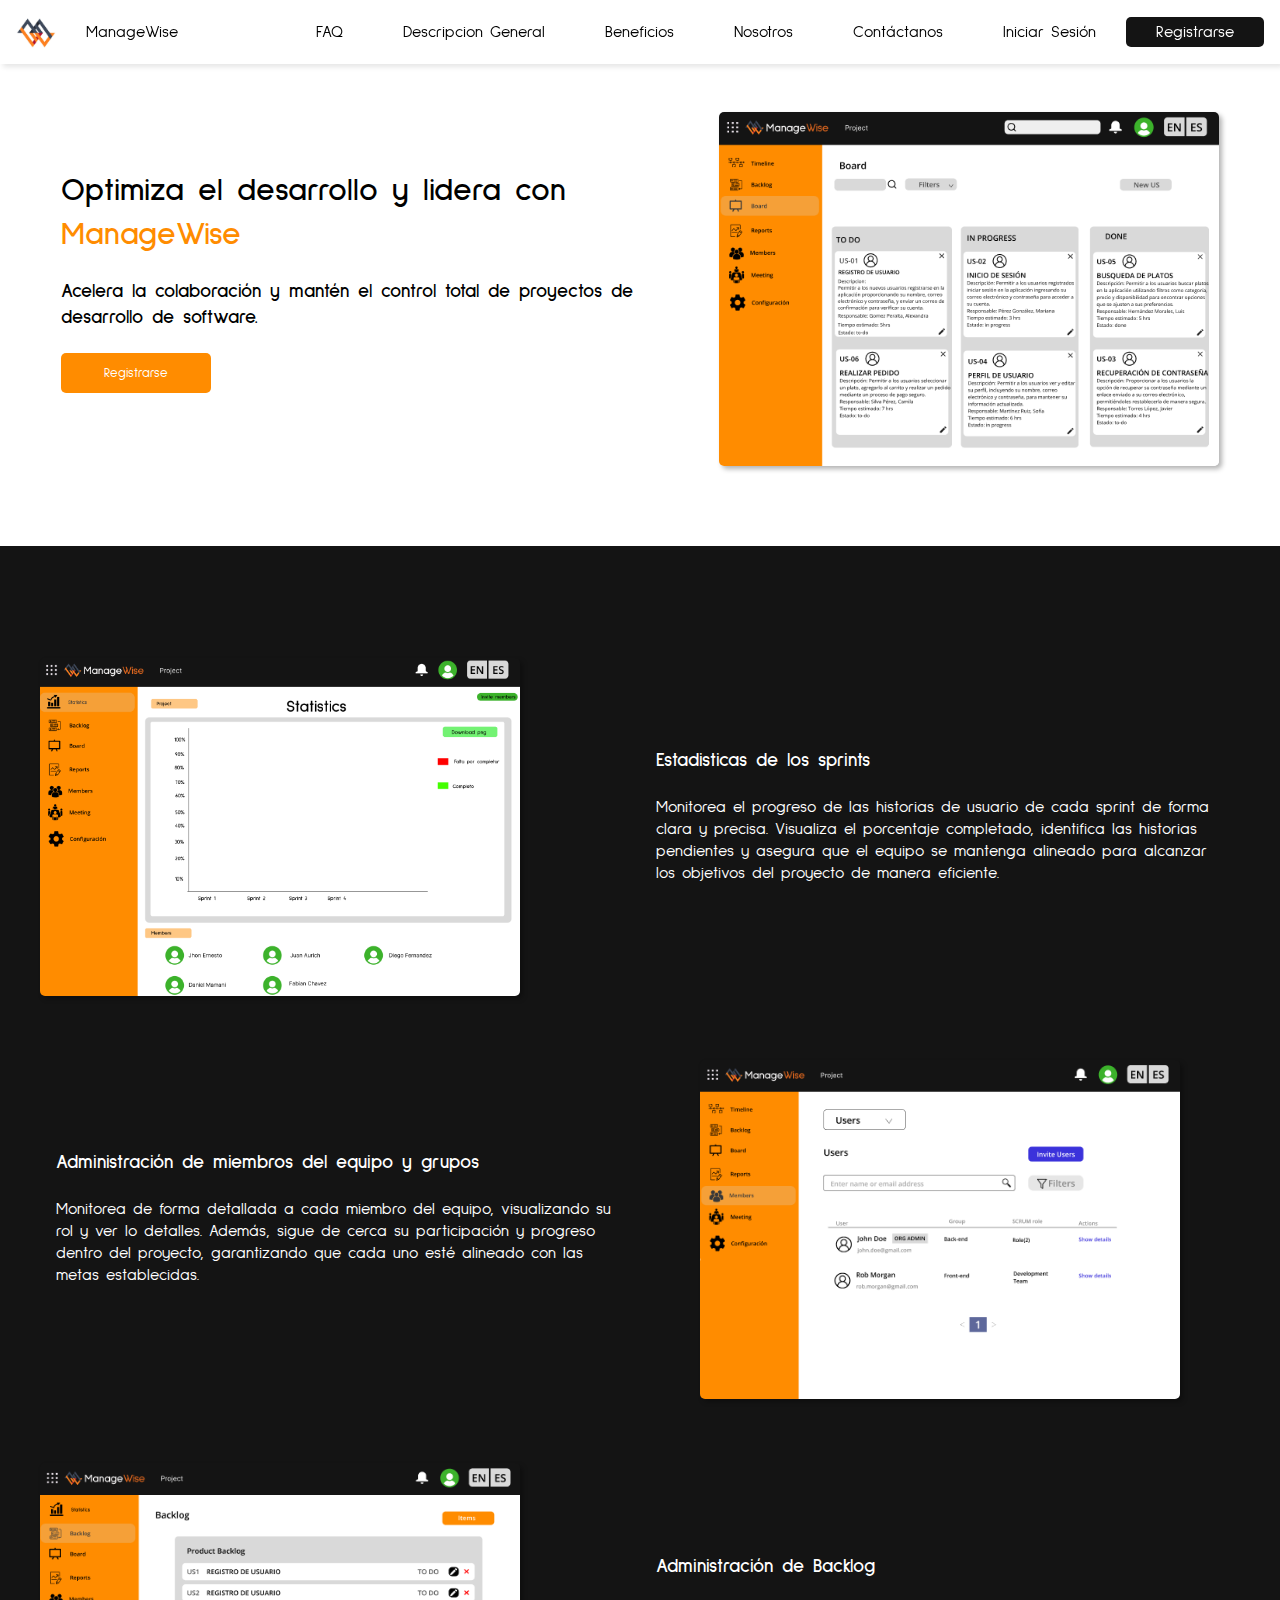
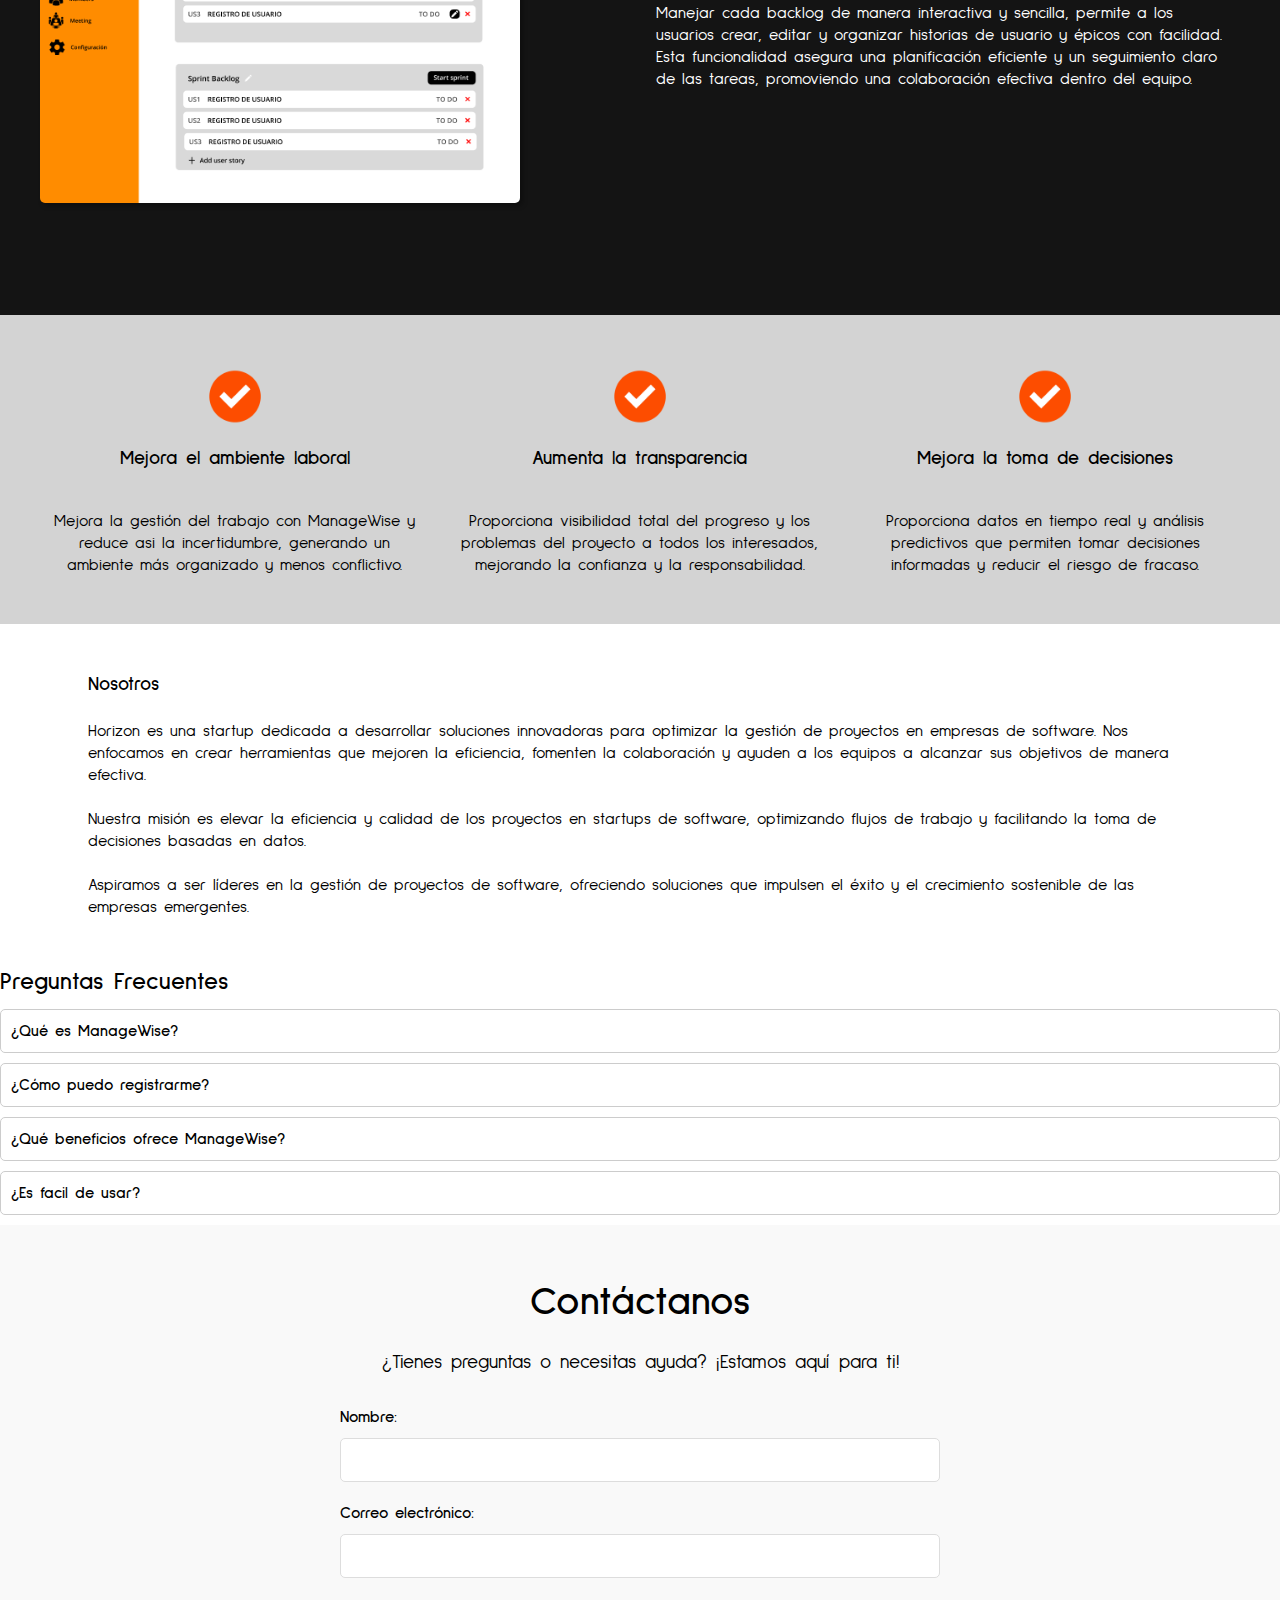
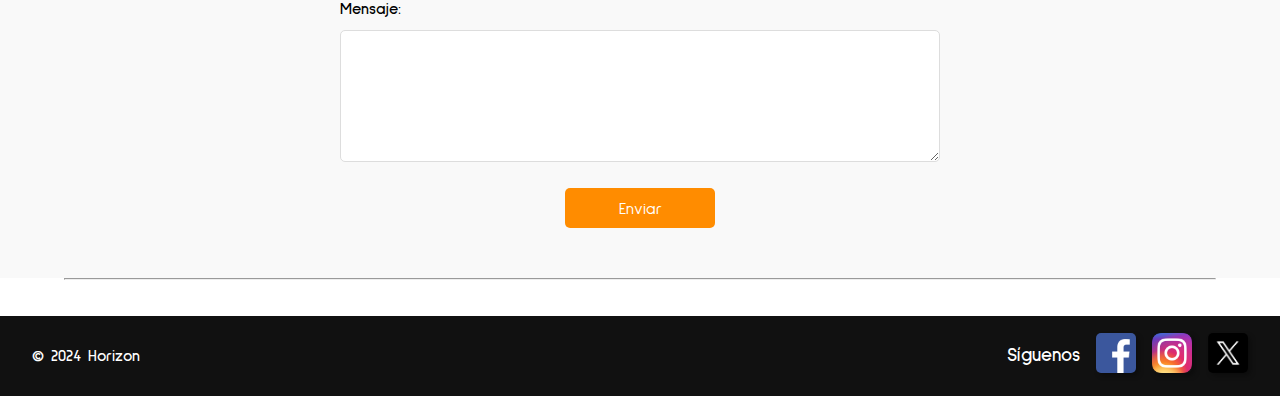
<file: index.html>
<!DOCTYPE html>
<html lang="es">
<head>
  <meta charset="UTF-8">
  <meta http-equiv="X-UA-Compatible" content="IE=edge">
  <meta name="viewport" content="width=device-width, initial-scale=1.0">
  <link rel="preconnect" href="https://fonts.googleapis.com">
  <link rel="preconnect" href="https://fonts.gstatic.com" crossorigin>
  <link href="https://fonts.googleapis.com/css2?family=Sulphur+Point:wght@300;400;700&display=swap" rel="stylesheet">
  <title>ManageWise</title>
  <link rel="stylesheet" href="styles/style.css">
  <style>
    nav a.active {
      font-weight: bold;
      color: var(--secundario);
    }
  </style>
</head>
<body>
  <nav>
    <ul class="sidebar">
      <li onclick="hideSidebar()"><a href="#"><svg xmlns="http://www.w3.org/2000/svg" height="26" viewBox="0 96 960 960" width="26"><path d="m249 849-42-42 231-231-231-231 42-42 231 231 231-231 42 42-231 231 231 231-42 42-231-231-231 231Z"/></svg></a></li>
      <li><a href="#faq-section" class="nav-link">FAQ</a></li>
      <li><a href="#DescripcionGeneral" class="nav-link">Descripcion General</a></li>
      <li><a href="#Beneficios" class="nav-link">Beneficios</a></li>
      <li><a href="#Nosotros" class="nav-link">Nosotros</a></li>
      <li><a href="#Contactanos" class="nav-link">Contáctanos</a></li>
      <li><a href="https://frontend-test-managewise.vercel.app/sign-in">Iniciar Sesión</a></li>
      <li><a href="https://frontend-test-managewise.vercel.app/sign-up" id="registro">Registrarse</a></li>
    </ul>
    <img src="img/ManageWise_logo.jpg">
    <ul>
      <li><a href="#">ManageWise</a></li>
      <li class="hideOnMobile"><a href="#faq-section" class="nav-link">FAQ</a></li>
      <li class="hideOnMobile"><a href="#DescripcionGeneral" class="nav-link">Descripcion General</a></li>
      <li class="hideOnMobile"><a href="#Beneficios" class="nav-link">Beneficios</a></li>
      <li class="hideOnMobile"><a href="#Nosotros" class="nav-link">Nosotros</a></li>
      <li class="hideOnMobile"><a href="#Contactanos" class="nav-link">Contáctanos</a></li>
      <li class="hideOnMobile"><a href="https://frontend-test-managewise.vercel.app/sign-in">Iniciar Sesión</a></li>
      <li class="hideOnMobile"><a href="https://frontend-test-managewise.vercel.app/sign-up" id="registro">Registrarse</a></li>
      <li class="menu-button" onclick="showSidebar()"><a href="#"><svg xmlns="http://www.w3.org/2000/svg" height="26" viewBox="0 96 960 960" width="26"><path d="M120 816v-60h720v60H120Zm0-210v-60h720v60H120Zm0-210v-60h720v60H120Z"/></svg></a></li>
    </ul>
  </nav>
  <header>
    <section id="banner">
        <div id="eslogan">
            <h1>Optimiza el desarrollo y lidera con <span class="highlight">ManageWise</span></h1><br>
            <h3>Acelera la colaboración y mantén el control total de proyectos de desarrollo de software.</h3><br>
            <button class="probar" onclick="window.location.href='https://frontend-test-managewise.vercel.app/sign-up'">Registrarse</button>
        </div>
        <img src="img/banner.png" width="500px" class="imagenReferencia">
    </section>
</header>

<!--características principales-->
<section id="DescripcionGeneral">
    <div class="contenedorDescripcion">
        <img src="img/descripcion1.png" width="500px" class="imagenReferencia">
        <br>
        <div class="puntos">
            <h3>Estadisticas de los sprints</h3><br>
            <p>Monitorea el progreso de las historias de usuario de cada sprint de forma clara y precisa. Visualiza el porcentaje completado, identifica las historias pendientes y asegura que el equipo se mantenga alineado para alcanzar los objetivos del proyecto de manera eficiente.</p>
            <br>
        </div>
    </div>
    <div class="contenedorDescripcion">
        <div class="puntos">
            <h3>Administración de miembros del equipo y grupos</h3><br>
            <p>Monitorea de forma detallada a cada miembro del equipo, visualizando su rol y ver lo detalles. Además, sigue de cerca su participación y progreso dentro del proyecto, garantizando que cada uno esté alineado con las metas establecidas.</p>
            <br>
        </div>
        <img src="img/descripcion2.png" width="500px" class="imagenReferencia">
        <br>
    </div>
    <div class="contenedorDescripcion">
        <img src="img/descripcion3.png" width="500px" class="imagenReferencia">
        <br>
        <div class="puntos">
            <h3>Administración de Backlog</h3><br>
            <p>Manejar cada backlog de manera interactiva y sencilla, permite a los usuarios crear, editar y organizar historias de usuario y épicos con facilidad. Esta funcionalidad asegura una planificación eficiente y un seguimiento claro de las tareas, promoviendo una colaboración efectiva dentro del equipo.</p>
            <br>
        </div>
    </div>
</section>

<!--beneficios principales-->
<section id="Beneficios">
    <div class="contenedorBeneficios">
        <img src="img/beneficio.png" width="100px">
        <h3>Mejora el ambiente laboral</h3> <br>
        <p>Mejora la gestión del trabajo con ManageWise y reduce asi la incertidumbre, generando un ambiente más organizado y menos conflictivo.</p>
    </div>
    <div class="contenedorBeneficios">
        <img src="img/beneficio.png" width="100px">
        <h3>Aumenta la transparencia</h3> <br>
        <p>Proporciona visibilidad total del progreso y los problemas del proyecto a todos los interesados, mejorando la confianza y la responsabilidad.</p>
    </div>
    <div class="contenedorBeneficios">
        <img src="img/beneficio.png" width="100px">
        <h3>Mejora la toma de decisiones</h3><br>
        <p>Proporciona datos en tiempo real y análisis predictivos que permiten tomar decisiones informadas y reducir el riesgo de fracaso.</p>
    </div>
</section>

<section id="Nosotros">
    <div id="nosotrosHorizon">
        <h3>Nosotros</h3><br>
        <p>Horizon es una startup dedicada a desarrollar soluciones innovadoras para optimizar la gestión de proyectos en empresas de software. Nos enfocamos en crear herramientas que mejoren la eficiencia, fomenten la colaboración y ayuden a los equipos a alcanzar sus objetivos de manera efectiva.
        <br><br>
        Nuestra misión es elevar la eficiencia y calidad de los proyectos en startups de software, optimizando flujos de trabajo y facilitando la toma de decisiones basadas en datos.
        <br><br>    
        Aspiramos a ser líderes en la gestión de proyectos de software, ofreciendo soluciones que impulsen el éxito y el crecimiento sostenible de las empresas emergentes.</p>
    </div>
</section>
<section id="faq-section">
  <h2>Preguntas Frecuentes</h2>
  <div class="faq" onclick="toggleAnswer(this)">
    <h4>¿Qué es ManageWise?</h4>
    <div class="faq-answer">
      <p>ManageWise es una plataforma diseñada para optimizar la gestión de proyectos en empresas de software, facilitando la colaboración y el seguimiento del progreso del equipo.</p>
    </div>
  </div>
  <div class="faq" onclick="toggleAnswer(this)">
    <h4>¿Cómo puedo registrarme?</h4>
    <div class="faq-answer">
      <p>Puedes registrarte haciendo clic en el botón "Registrarse" en la parte superior de la página y siguiendo las instrucciones.</p>
    </div>
  </div>
  <div class="faq" onclick="toggleAnswer(this)">
    <h4>¿Qué beneficios ofrece ManageWise?</h4>
    <div class="faq-answer">
      <p>ManageWise ofrece mejoras en la transparencia, la toma de decisiones y el ambiente laboral, entre otros beneficios que optimizan la gestión de proyectos.</p>
    </div>
  </div>
  <div class="faq" onclick="toggleAnswer(this)">
    <h4>¿Es facil de usar?</h4>
    <div class="faq-answer">
      <p>Si, ManageWise es facil de usar para cualquier usuario que quiera gestionar un proyecto usando metodo SCRUM</p>
    </div>
  </div>
</section>
<section id="Contactanos">
    <div class="contenedorContacto">
      <h2>Contáctanos</h2>
      <p>¿Tienes preguntas o necesitas ayuda? ¡Estamos aquí para ti!</p>
      <form action="/enviar-mensaje" method="POST">
        <div class="form-group">
          <label for="nombre">Nombre:</label>
          <input type="text" id="nombre" name="nombre" required>
        </div>
        <div class="form-group">
          <label for="email">Correo electrónico:</label>
          <input type="email" id="email" name="email" required>
        </div>
        <div class="form-group">
          <label for="mensaje">Mensaje:</label>
          <textarea id="mensaje" name="mensaje" rows="5" required></textarea>
        </div>
        <button type="submit" class="enviar">Enviar</button>
      </form>
    </div>
  </section>

<hr><br><br>


<footer>
  <h4>&copy; 2024 Horizon</h4>
<!--Apartado redes sociales-->
  <div id="siguenos">
      <h3>Síguenos</h3>
      <a href="https://www.facebook.com" target="_blank" class="facebook-logo">
          <img width="40px" src="img/logo_fb.png" alt="Facebook Logo">
      </a>
      <a href="https://www.instagram.com" target="_blank" class="instagram-logo">
          <img width="40px" src="img/logo_ig.webp" alt="instagramLogo">
      </a>
      <a href="https://www.x.com" target="_blank" class="x-logo">
          <img width="40px" src="img/logo_x.avif" alt="x Logo">
      </a>
  </div>
</footer>
<script src="js/script.js"></script>
</body>
</html>
</file>
<file: styles/style.css>
:root {
  --principal: darkorange;
  --secundario: #141414;
}


* {
  margin: 0;
  padding: 0;
  box-sizing: border-box; 
  font-family: 'Sulphur Point', sans-serif;
}

body {
  min-height: 100vh;
  font-family: 'Segoe UI', Tahoma, Geneva, Verdana, sans-serif;
}

img {
  box-shadow: 3px 3px 5px rgba(0, 0, 0, 0.3);
}

/* Nav */
nav {
  background-color: white;
  box-shadow: 3px 3px 5px rgba(0, 0, 0, 0.1);
  display: flex;
  height: 4rem;
  padding: 1rem;
  width: 100%;
  position: fixed;
}

nav ul {
  width: 100%;
  list-style: none;
  display: flex;
  justify-content: flex-end;
  align-items: center;
}

nav ul li a{
  color: black;
}

nav a {
  height: 100%;
  padding: 0 30px;
  text-decoration: none;
  display: flex;
  align-items: center;
  color: black;
}

nav img{
  box-shadow: none;
}

nav a:hover {
  color: var(--principal);
}

#registro:hover{
  color: var(--principal);
  background-color: #2c2c2c;
}

button:hover{
  background-color: #d9341e;
  cursor: pointer;
}

nav li:first-child {
  margin-right: auto;
}

/* Sidebar y menú en mobile */
.sidebar {
  position: fixed;
  top: 0; 
  right: 0;
  height: 100vh;
  width: 250px;
  background-color: rgb(199, 199, 199);
  backdrop-filter: blur(12px);
  box-shadow: -10px 0 10px rgba(0, 0, 0, 0.1);
  list-style: none;
  display: none;
  flex-direction: column;
  align-items: flex-start;
  justify-content: flex-start;
}

.menu-button {
  display: none;
}

@media (max-width: 800px) {
  .hideOnMobile {
    display: none;
  }
  
  .menu-button {
    display: block;
  }
}

@media (max-width: 400px) {
  .sidebar {
    width: 100%;
  }
}

/* Banner */
header {
  text-align: center;
  padding: 1rem;
}

/*resaltar managewise*/
.highlight{
  color: var(--principal);
}

#banner {
  display: flex;
  flex-wrap: wrap; 
  align-items: center;
  justify-content: space-around;
  margin-top: 2rem;
  padding:  1rem;
  margin-top: 5rem;
  margin-bottom: 3rem;
}

#banner #eslogan {
  width: 100%; 
  max-width: 600px;
  text-align: left;
  margin-bottom: 1rem;
}

#banner img {
  max-width: 100%; 
  height: auto;
}

/* Para pantallas más pequeñas */
@media (max-width: 768px) {
  #banner {
    flex-direction: column; 
  }
  
  #DescripcionGeneral .contenedorDescripcion {
    flex-direction: column;
  }
  
  #DescripcionGeneral .contenedorDescripcion:nth-child(odd) {
      flex-direction: column-reverse;
  }

  #DescripcionGeneral .contenedorDescripcion:nth-child(even) {
      flex-direction: column;
  }

  #Beneficios {
      flex-direction: column;
  }

  #banner #eslogan {
    text-align: center; 
  }
  
  #DescripcionGeneral .contenedorDescripcion {
      text-align: center; 
  }

  #Beneficios .contenedorBeneficios {
      text-align: center; 
  }

  #banner img {
    width: 80%;
  }
  #Beneficios img{
      width: 20%;
  }
  
  #DescripcionGeneral img{
      width: 80%;
  }

  .puntos{
      width: 80%;
  }
}

@media (max-width: 480px) {
  #banner #eslogan {
    font-size: 1rem; 
  }

  #banner img {
    width: 100%; 
  }

  #Beneficios img{
      width: 20%;
  }
  
  #DescripcionGeneral img{
      width: 100%;
  }

  .puntos{
      width: 250px;
  }
}
/*FIN US45*/


#DescripcionGeneral {
  display: flex;
  flex-direction: column;
  align-items: center;
  background-color: var(--secundario);
  padding: 5rem 2rem;
}

.contenedorDescripcion {
  display: flex;
  justify-content: space-between;
  align-items: center;
  width: 100%;
  max-width: 1200px;
  margin: 2rem 2rem;
}

.contenedorDescripcion img {
  width: 40%;
  max-width: 500px;
  height: auto;
}

.contenedorDescripcion .puntos {
  width: 70%;
  max-width: 600px;
  padding: 0 1rem;
  text-align: left;
}

.puntos{
  color: white;
  width: 30rem;
}


/*Beneficios*/
#Beneficios {
display: flex;
justify-content: space-around;
align-items: flex-start; 
padding: 2rem;
background-color: lightgray;
flex-wrap: wrap; 
}

.contenedorBeneficios {
display: flex;
flex-direction: column;
align-items: center; 
justify-content: flex-start; 
flex: 1;
margin: 1rem;
text-align: center;
}

.contenedorBeneficios img {
margin-bottom: 1rem; 
width: 100px; 
box-shadow: none;
}


/*Sobre Nosotros*/

#Nosotros{
  padding: 2rem;
  max-width: 1200px; 
  margin: 0 auto; 
}

#nosotrosHorizon{
  padding: 1rem;
}


/*lanzar*/
#lanzar{
  height: 15rem;
  text-align: center;
}

/*botones*/
button{
  background-color:  var(--principal);
  border-style: none;
  height: 40px;
  width: 150px;
  border-radius: 5px;
  color: white;
}

#registro{
  background-color: var(--secundario);
  height: 30px;
  color: white;
  border-radius: 5px;
}

img{
  border-radius: 5px;
}

/*footer*/
footer{
  height: 5rem;
  background-color: rgb(17, 17, 17);
  display: flex;
  align-items: center;
  justify-content: space-between;
  padding: 2rem;
  color: white;
}

#siguenos{
  display: flex;
  align-items: center;
  justify-content: space-around;
}

#siguenos img{
  margin-left: 1rem;
}

/*registro e inicio sesion*/

.formulario{
  background-color: var(--secundario);
  height:80vh;
  display: flex;
  align-items: center;
  justify-content: center;
  height: 87vh;
}

#Registrarse, #IniciarSesion{
  background-color: lightgray;
  display: flex;
  flex-direction: column;
  align-items: center;
  justify-content: center;
  padding: 2rem;
  border-radius: 10px;
  margin-top: 3.5rem;    
}

form button{
  margin-left: 90px;
}

hr{
width: 90%;
margin: auto;
}

input{
  width: 20rem;
  border-radius: 5px;
}

#Beneficios .contenedorBeneficios h3{
margin-bottom: 1rem; 
}

/*seccion contactanos*/

#Contactanos {
padding: 50px 0;
background-color: #f9f9f9;
text-align: center;
}

#Contactanos h2 {
font-size: 2.5em;
margin-bottom: 20px;
}

#Contactanos p {
font-size: 1.2em;
margin-bottom: 30px;
}

.contenedorContacto {
width: 80%;
max-width: 600px;
margin: auto;
}

.form-group {
margin-bottom: 20px;
}

.form-group label {
display: block;
font-weight: 700;
margin-bottom: 10px;
text-align: left;
}

.form-group input,
.form-group textarea {
width: 100%;
padding: 10px;
border: 1px solid #ddd;
border-radius: 5px;
font-size: 1em;
}

.form-group input:focus,
.form-group textarea:focus {
border-color: var(--principal);
outline: none;
}

.enviar {
padding: 10px 30px;
background-color: var(--principal);
color: #fff;
border: none;
border-radius: 5px;
font-size: 1em;
cursor: pointer;
transition: background-color 0.3s ease;
margin: auto;
}

.enviar:hover {
background-color: #2c2c2c;
}
.faq-section {
  background-color: #f5f5f5;
  padding: 20px;
  border-radius: 8px;
}

.faq {
  margin: 10px 0;
  padding: 10px;
  border: 1px solid #ccc;
  border-radius: 5px;
  cursor: pointer;
}

.faq h4 {
  margin: 0;
}

.faq-answer {
  display: none; /* Ocultar respuesta por defecto */
  margin-top: 10px;
}

.faq-answer p {
  margin: 0;
  padding: 5px;
  background-color: #eaeaea;
  border-radius: 4px;
}

.faq-container{
  max-width: 64rem;
  margin: auto;
}
</file>
